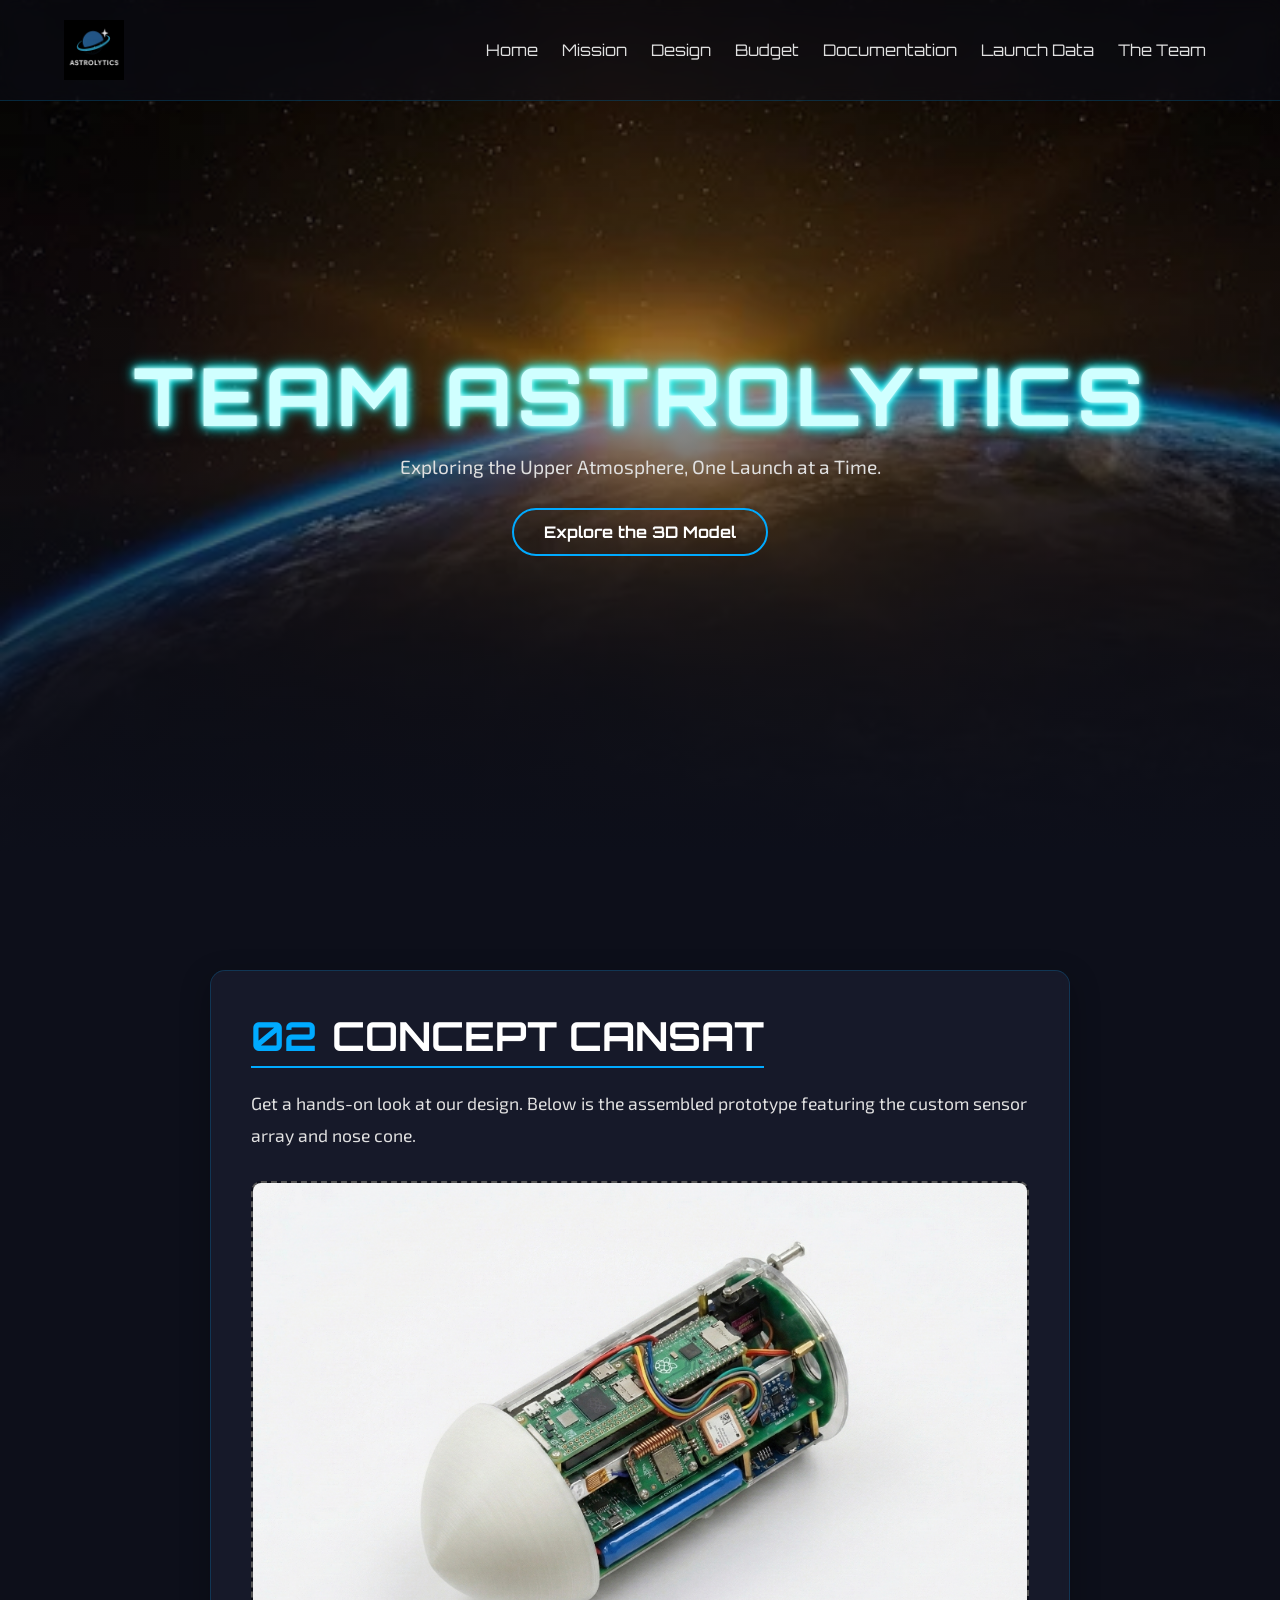
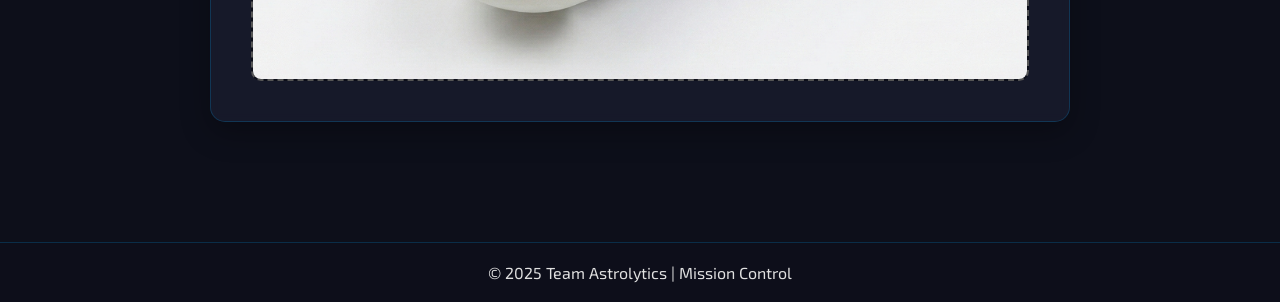
<file: wwwroot/index.html>
<!DOCTYPE html>
<html lang="en">
<head>
    <meta charset="UTF-8">
    <meta name="viewport" content="width=device-width, initial-scale=1.0">
    <title>Team Astrolytics | Mission Control</title> 
    
    <link rel="preconnect" href="https://fonts.googleapis.com">
    <link rel="preconnect" href="https://fonts.gstatic.com" crossorigin>
    <link href="https://fonts.googleapis.com/css2?family=Exo+2:wght@300;400&family=Orbitron:wght@400;700&display=swap" rel="stylesheet">
    
    <link rel="stylesheet" href="style.css">
    <link rel="stylesheet" href="https://developer.api.autodesk.com/modelderivative/v2/viewers/7.*/style.min.css" type="text/css">

    <style>
        .logo-image {
            height: 60px; 
            width: auto;
            vertical-align: middle;
            /* Add transition for hover effect */
            transition: all 0.3s ease-in-out;
        } 

        /* --- START OF HOVER EFFECTS --- */

        /* Define a "crazy shake" animation */
        @keyframes crazy-shake {
            0% { transform: translate(0, 0) rotate(0); }
            20% { transform: translate(-3px, 0px) rotate(-1deg); }
            40% { transform: translate(3px, 0px) rotate(1deg); }
            60% { transform: translate(-3px, 0px) rotate(0deg); }
            80% { transform: translate(3px, 0px) rotate(-1deg); }
            100% { transform: translate(0, 0) rotate(0); }
        }

        /* 1. Logo Hover */
        .logo-image:hover {
            transform: scale(1.1) rotate(-5deg);
            filter: drop-shadow(0 0 15px #00aaff) drop-shadow(0 0 5px #fff);
        }

        /* 2. Nav Links Hover */
        .main-nav a {
            color: var(--text-primary);
            text-decoration: none;
            margin: 0 10px;
            font-weight: 400;
            font-family: 'Orbitron', sans-serif;
            transition: all 0.3s ease-in-out;
        }
        
        .main-nav a:hover {
            color: #fff;
            transform: scale(1.15);
            text-shadow: 
                0 0 5px #fff,
                0 0 10px #fff,
                0 0 20px #00aaff,
                0 0 30px #00aaff;
        }

        /* 3. Hero Title (CYAN NEON EFFECT) */
        .hero-title {
            transition: all 0.3s ease-in-out;
            /* Base static cyan neon effect */
            color: #d0ffff; /* Light cyan base text */
            text-shadow: 
                0 0 5px #fff,
                0 0 10px #00ffff,
                0 0 15px #00ffff;
        }
        
        .hero-title:hover {
            /* Reduced "lightning" effect */
            color: #fff; /* Bright white "hot" core */
            text-shadow: 
                0 0 5px #fff,
                0 0 10px #fff,
                0 0 15px #fff,     /* Reduced white core */
                0 0 30px #00ffff, /* Reduced cyan aura */
                0 0 50px #00ffff; /* Reduced faintest glow */
        }
        
        /* 4. Hero Subtitle Hover (Crazy Shake) */
        .hero-subtitle {
             transition: all 0.3s ease-in-out;
        }
        .hero-subtitle:hover {
            color: #00ff00; /* Electric Green */
            animation: crazy-shake 0.5s cubic-bezier(.36,.07,.19,.97) both infinite;
        }

        /* 5. CTA Button Hover */
        .cta-button {
            transition: all 0.3s ease-in-out;
            /* Base shadow to transition from */
            box-shadow: 0 0 0 rgba(0, 170, 255, 0); 
        }
        .cta-button:hover {
            background-color: #00aaff;
            color: #000;
            transform: scale(1.1);
            box-shadow: 
                0 0 15px #00aaff,
                0 0 30px #00aaff,
                0 0 50px #fff;
        }

        /* 6. Section Title Hover */
        .content-section h2 {
            transition: all 0.3s ease-in-out;
        }
        .content-section h2:hover {
            color: #fff;
            transform: skewX(-15deg) scale(1.05);
            text-shadow: 
                0 0 10px #00fff2, /* Electric Green */
                0 0 20px #00e1ff;
        }
        
        /* 7. 3D Model Placeholder Hover */
        .spline-container {
             /* Assuming it has a base color/border in style.css */
            transition: all 0.3s ease-in-out;
            border: 2px dashed #555; /* Example base border */
            /* Center the image */
            display: flex;
            justify-content: center;
            align-items: center;
            overflow: hidden;
        }
        .spline-container:hover {
            transform: scale(1.02);
            border-color: #00eeff;
            box-shadow: 
                0 0 20px #00ffff,
                inset 0 0 20px #00f7ff; /* Inner glow */
        }

        /* 8. Footer Hover */
        .main-footer p {
            transition: all 0.3s ease-in-out;
        }
        .main-footer:hover p {
            color: #fff;
            text-shadow: 0 0 10px #fff, 0 0 15px #00aaff;
        }

        /* --- END OF HOVER EFFECTS --- */

    </style>
</head>
<body>
    <section>
        
    </section>

    <header class="main-header">
        <div class="logo">
            <img src="logo.png" alt="Team Astrolytics Logo" class="logo-image">
        </div>
        <nav class="main-nav">
    <a href="index.html">Home</a> 
    <a href="mission.html">Mission</a> 
    <a href="design.html">Design</a>
    <a href="budget.html">Budget</a> <a href="document.html">Documentation</a>
    <a href="data.html">Launch Data</a>
    <a href="team.html">The Team</a>
</nav>
    </header>

    <section class="hero-section">
        <div class="hero-content">
            <h1 class="hero-title">TEAM ASTROLYTICS</h1>
            <p class="hero-subtitle">Exploring the Upper Atmosphere, One Launch at a Time.</p>
            <a href="#model" class="cta-button">Explore the 3D Model</a>
        </div>
    </section>
    
    <main class="content-wrapper">
        
        <section id="model" class="content-section">
            <h2><span class="highlight">02</span>CONCEPT CANSAT</h2>
            <p>Get a hands-on look at our design. Below is the assembled prototype featuring the custom sensor array and nose cone.</p>
            <div class="spline-container">
                <img src="full-design.png" alt="Astrolytics CanSat Design with transparent casing" style="width: 100%; height: auto; display: block;">
            </div>
             </section>
    </main>

    <footer class="main-footer">
        <p>&copy; 2025 Team Astrolytics | Mission Control</p>
    </footer> 
    
</body>
</html>
</file>
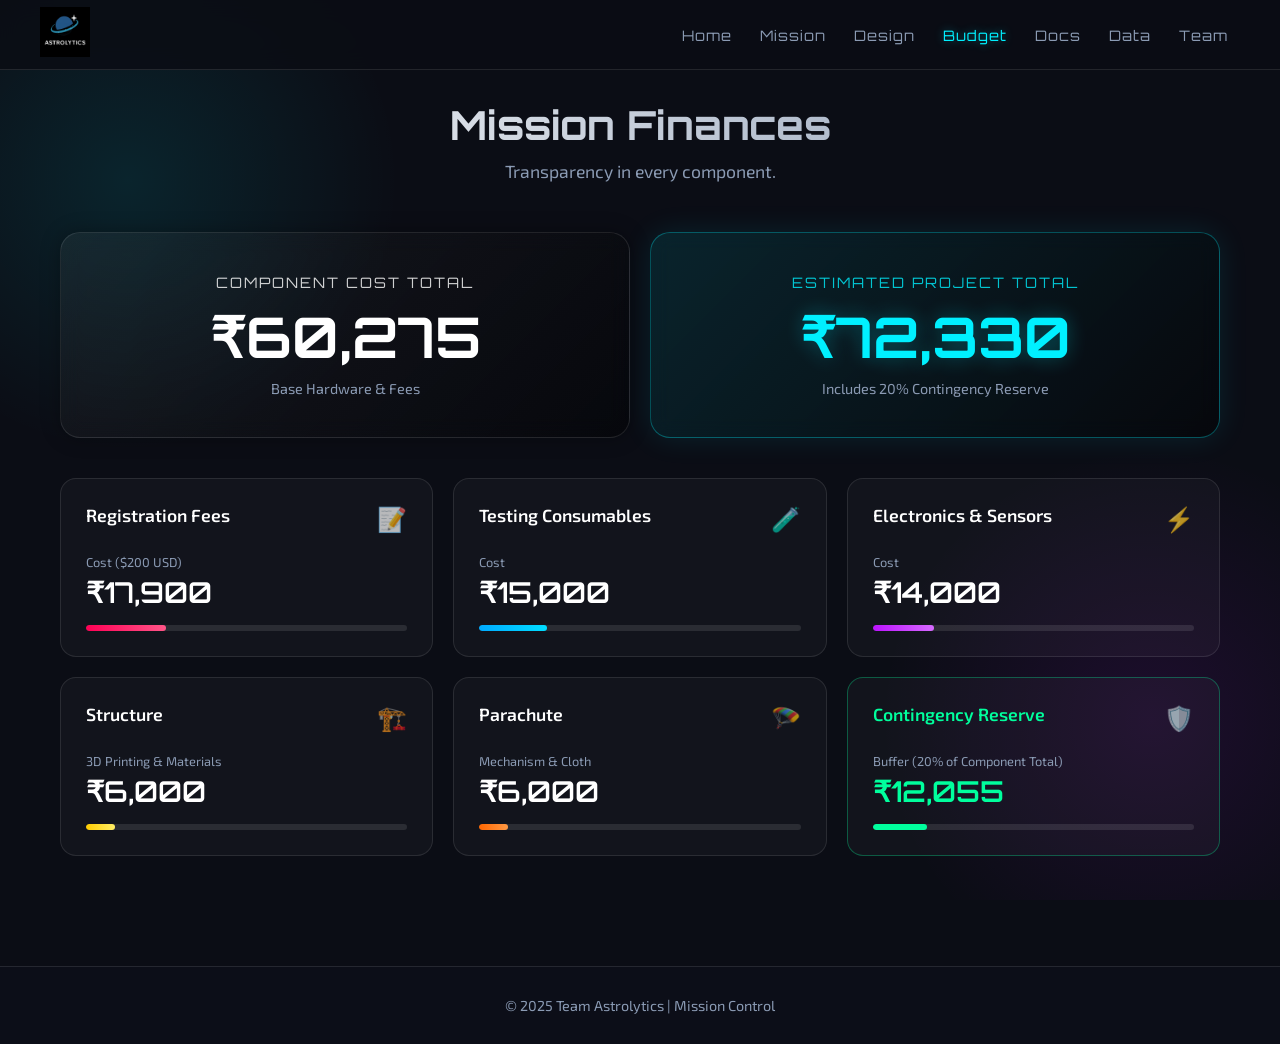
<file: wwwroot/budget.html>
<!DOCTYPE html>
<html lang="en">
<head>
    <meta charset="UTF-8">
    <meta name="viewport" content="width=device-width, initial-scale=1.0">
    <title>Team Astrolytics | Mission Budget</title> 
    
    <link rel="preconnect" href="https://fonts.googleapis.com">
    <link rel="preconnect" href="https://fonts.gstatic.com" crossorigin>
    <link href="https://fonts.googleapis.com/css2?family=Exo+2:wght@300;400;600&family=Orbitron:wght@400;700&display=swap" rel="stylesheet">
    
    <link rel="stylesheet" href="style.css">

    <style>
        /* --- CORE VARIABLES --- */
        :root {
            --bg-dark: #0b0d15;
            --glass-bg: rgba(255, 255, 255, 0.03);
            --glass-border: rgba(255, 255, 255, 0.1);
            --accent-blue: #00f0ff;
            --accent-green: #00ff9d;
            --accent-purple: #bc13fe;
            --text-main: #ffffff;
            --text-muted: #8b9bb4;
        }

        body {
            background-color: var(--bg-dark);
            background-image: 
                radial-gradient(circle at 10% 20%, rgba(0, 240, 255, 0.1) 0%, transparent 20%),
                radial-gradient(circle at 90% 80%, rgba(188, 19, 254, 0.1) 0%, transparent 20%);
            color: var(--text-main);
            font-family: 'Exo 2', sans-serif;
            margin: 0;
            min-height: 100vh;
        }

        /* --- NAVIGATION --- */
        .main-header {
            position: fixed; top: 0; left: 0; right: 0; height: 70px;
            background: rgba(11, 13, 21, 0.85);
            border-bottom: 1px solid var(--glass-border);
            display: flex; align-items: center; justify-content: space-between;
            padding: 0 40px; z-index: 1000; backdrop-filter: blur(12px);
        }
        .logo-image { height: 50px; width: auto; transition: 0.3s; }
        .logo-image:hover { transform: scale(1.05); }

        .main-nav a {
            color: var(--text-muted); text-decoration: none; margin: 0 12px;
            font-family: 'Orbitron', sans-serif; font-size: 0.9rem; letter-spacing: 1px;
            transition: 0.3s;
        }
        .main-nav a:hover, .main-nav a.active { color: var(--accent-blue); text-shadow: 0 0 10px rgba(0,240,255,0.4); }

        /* --- PAGE LAYOUT --- */
        .content-wrapper {
            margin-top: 100px;
            padding: 0 20px 60px 20px;
            max-width: 1200px;
            margin-left: auto;
            margin-right: auto;
        }

        .section-header {
            text-align: center;
            margin-bottom: 50px;
        }
        .section-header h2 {
            font-family: 'Orbitron', sans-serif;
            font-size: 2.5rem;
            margin: 0;
            background: linear-gradient(to right, #fff, #8b9bb4);
            -webkit-background-clip: text;
            -webkit-text-fill-color: transparent;
        }
        .section-header p {
            color: var(--text-muted);
            margin-top: 10px;
            font-size: 1.1rem;
        }

        /* --- SUMMARY SECTION (Top Row) --- */
        .summary-row {
            display: flex;
            gap: 20px;
            margin-bottom: 40px;
        }

        .total-card {
            flex: 1;
            background: linear-gradient(135deg, rgba(255, 255, 255, 0.05), rgba(0, 0, 0, 0.4));
            border: 1px solid var(--glass-border);
            border-radius: 20px;
            padding: 40px;
            text-align: center;
            position: relative;
            overflow: hidden;
            backdrop-filter: blur(10px);
            box-shadow: 0 0 20px rgba(0, 0, 0, 0.3);
            transition: transform 0.3s ease;
        }

        .total-card:hover { transform: translateY(-5px); }

        /* Specific styles for the "Grand Total" card to make it pop */
        .card-highlight {
            background: linear-gradient(135deg, rgba(0, 240, 255, 0.1), rgba(0, 0, 0, 0.4));
            border-color: rgba(0, 240, 255, 0.3);
            box-shadow: 0 0 30px rgba(0, 240, 255, 0.1);
        }

        .total-label { 
            font-family: 'Orbitron', sans-serif; 
            letter-spacing: 2px; 
            text-transform: uppercase; 
            font-size: 0.9rem; 
            margin-bottom: 10px; 
            display: block; 
            opacity: 0.8;
        }
        
        .total-amount { 
            font-family: 'Orbitron', sans-serif; 
            font-size: 3.5rem; 
            font-weight: 700; 
            color: #fff; 
            margin: 0; 
        }
        
        .total-sub { font-size: 0.9rem; color: var(--text-muted); margin-top: 8px; }

        /* Colors for the amounts */
        .c-blue { color: var(--accent-blue); text-shadow: 0 0 20px rgba(0,240,255,0.3); }
        .c-white { color: #fff; }


        /* --- EXPENSE GRID --- */
        .expense-grid {
            display: grid;
            grid-template-columns: repeat(auto-fit, minmax(300px, 1fr));
            gap: 20px;
        }

        .expense-card {
            background: var(--glass-bg);
            border: 1px solid var(--glass-border);
            border-radius: 16px;
            padding: 25px;
            transition: transform 0.3s ease, border-color 0.3s ease;
            position: relative;
            display: flex;
            flex-direction: column;
            justify-content: space-between;
        }

        .expense-card:hover {
            transform: translateY(-5px);
            border-color: rgba(255, 255, 255, 0.3);
            background: rgba(255, 255, 255, 0.05);
        }

        .card-top {
            display: flex;
            justify-content: space-between;
            align-items: flex-start;
            margin-bottom: 20px;
        }

        .category-name {
            font-size: 1.1rem;
            font-weight: 600;
            color: var(--text-main);
            margin: 0;
        }
        
        .category-icon { font-size: 1.5rem; opacity: 0.7; }

        .cost-wrapper { margin-bottom: 15px; }
        .cost-label { font-size: 0.8rem; color: var(--text-muted); display: block; margin-bottom: 4px; }
        .cost-value { font-family: 'Orbitron', sans-serif; font-size: 1.8rem; color: #fff; font-weight: 600; }

        /* Progress Bar inside Card */
        .progress-container {
            width: 100%;
            height: 6px;
            background: rgba(255, 255, 255, 0.1);
            border-radius: 3px;
            overflow: hidden;
        }
        
        .progress-bar {
            height: 100%;
            border-radius: 3px;
        }

        /* --- FOOTER --- */
        .main-footer {
            text-align: center;
            padding: 30px;
            border-top: 1px solid var(--glass-border);
            color: var(--text-muted);
            font-size: 0.9rem;
            margin-top: 40px;
        }

        /* Responsive */
        @media (max-width: 768px) {
            .summary-row { flex-direction: column; }
            .total-amount { font-size: 2.5rem; }
            .section-header h2 { font-size: 2rem; }
            
            /* Mobile Nav Fix */
            .main-nav { display: flex; flex-wrap: wrap; justify-content: center; position: static; height: auto; padding: 15px; background: transparent; border: none; }
            .main-header { height: auto; flex-direction: column; position: static; background: transparent; border: none; }
        }
    </style>
</head>
<body>

    <header class="main-header">
        <div class="logo">
            <img src="logo.png" alt="Logo" class="logo-image">
        </div>
        <nav class="main-nav">
            <a href="index.html">Home</a> 
            <a href="mission.html">Mission</a> 
            <a href="design.html">Design</a>
            <a href="budget.html" class="active">Budget</a>
            <a href="document.html">Docs</a>
            <a href="data.html">Data</a>
            <a href="team.html">Team</a>
        </nav>
    </header>

    <div class="content-wrapper">
        
        <div class="section-header">
            <h2>Mission Finances</h2>
            <p>Transparency in every component.</p>
        </div>

        <div class="summary-row">
            
            <div class="total-card">
                <span class="total-label" style="color: #fff;">Component Cost Total</span>
                <h1 class="total-amount c-white">₹60,275</h1>
                <p class="total-sub">Base Hardware & Fees</p>
            </div>

            <div class="total-card card-highlight">
                <span class="total-label" style="color: var(--accent-blue);">Estimated Project Total</span>
                <h1 class="total-amount c-blue">₹72,330</h1>
                <p class="total-sub">Includes 20% Contingency Reserve</p>
            </div>

        </div>

        <div class="expense-grid">
            
            <div class="expense-card">
                <div class="card-top">
                    <h3 class="category-name">Registration Fees</h3>
                    <span class="category-icon">📝</span>
                </div>
                <div class="cost-wrapper">
                    <span class="cost-label">Cost ($200 USD)</span>
                    <span class="cost-value">₹17,900</span>
                </div>
                <div class="progress-container">
                    <div class="progress-bar" style="width: 25%; background: linear-gradient(90deg, #ff0055, #ff5588);"></div>
                </div>
            </div>

            <div class="expense-card">
                <div class="card-top">
                    <h3 class="category-name">Testing Consumables</h3>
                    <span class="category-icon">🧪</span>
                </div>
                <div class="cost-wrapper">
                    <span class="cost-label">Cost</span>
                    <span class="cost-value">₹15,000</span>
                </div>
                <div class="progress-container">
                    <div class="progress-bar" style="width: 21%; background: linear-gradient(90deg, #00aaff, #00ddff);"></div>
                </div>
            </div>

            <div class="expense-card">
                <div class="card-top">
                    <h3 class="category-name">Electronics & Sensors</h3>
                    <span class="category-icon">⚡</span>
                </div>
                <div class="cost-wrapper">
                    <span class="cost-label">Cost</span>
                    <span class="cost-value">₹14,000</span>
                </div>
                <div class="progress-container">
                    <div class="progress-bar" style="width: 19%; background: linear-gradient(90deg, #bc13fe, #d66aff);"></div>
                </div>
            </div>

            <div class="expense-card">
                <div class="card-top">
                    <h3 class="category-name">Structure</h3>
                    <span class="category-icon">🏗️</span>
                </div>
                <div class="cost-wrapper">
                    <span class="cost-label">3D Printing & Materials</span>
                    <span class="cost-value">₹6,000</span>
                </div>
                <div class="progress-container">
                    <div class="progress-bar" style="width: 9%; background: linear-gradient(90deg, #ffcc00, #ffee66);"></div>
                </div>
            </div>

            <div class="expense-card">
                <div class="card-top">
                    <h3 class="category-name">Parachute</h3>
                    <span class="category-icon">🪂</span>
                </div>
                <div class="cost-wrapper">
                    <span class="cost-label">Mechanism & Cloth</span>
                    <span class="cost-value">₹6,000</span>
                </div>
                <div class="progress-container">
                    <div class="progress-bar" style="width: 9%; background: linear-gradient(90deg, #ff6600, #ff9944);"></div>
                </div>
            </div>

            <div class="expense-card" style="border-color: rgba(0,255,157,0.3);">
                <div class="card-top">
                    <h3 class="category-name" style="color: var(--accent-green);">Contingency Reserve</h3>
                    <span class="category-icon">🛡️</span>
                </div>
                <div class="cost-wrapper">
                    <span class="cost-label">Buffer (20% of Component Total)</span>
                    <span class="cost-value" style="color: var(--accent-green);">₹12,055</span>
                </div>
                <div class="progress-container">
                    <div class="progress-bar" style="width: 17%; background: var(--accent-green);"></div>
                </div>
            </div>

        </div>
    </div>

    <footer class="main-footer">
        <p>&copy; 2025 Team Astrolytics | Mission Control</p>
    </footer>

</body>
</html>
</file>
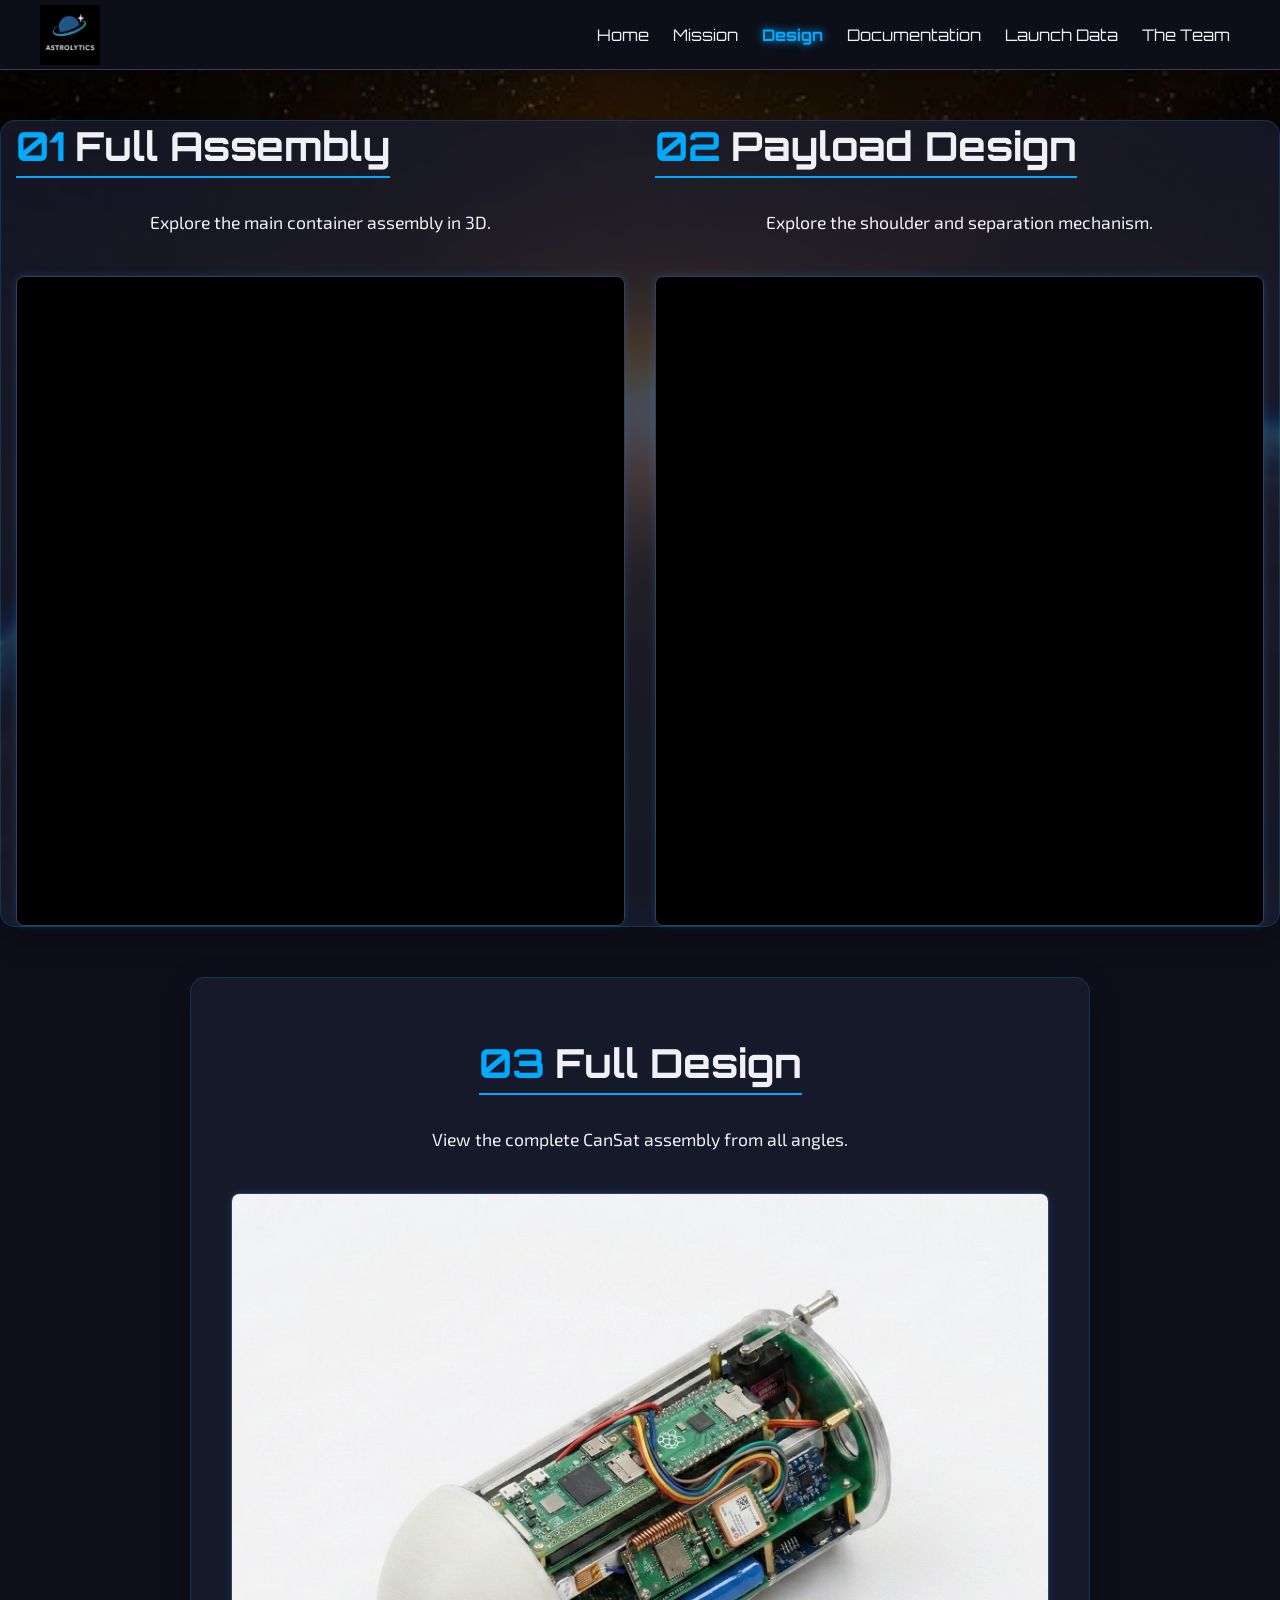
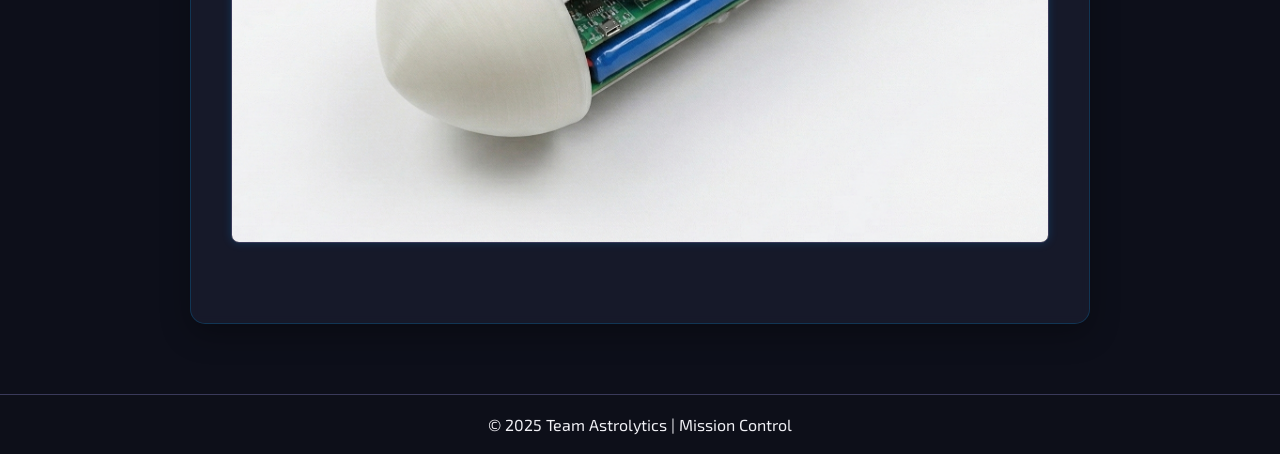
<file: wwwroot/design.html>
<!DOCTYPE html>
<html lang="en">
<head>
    <meta charset="UTF-8">
    <meta name="viewport" content="width=device-width, initial-scale=1.0">
    <title>Team Astrolytics | Design</title> 
    
    <link rel="preconnect" href="https://fonts.googleapis.com">
    <link rel="preconnect" href="https://fonts.gstatic.com" crossorigin>
    <link href="https://fonts.googleapis.com/css2?family=Exo+2:wght@300;400&family=Orbitron:wght@400;700&display=swap" rel="stylesheet">
    
    <link rel="stylesheet" href="style.css">

    <style>
        /* Define root variables if not in style.css, for consistency */
        :root {
            --bg-color: #0d0f1a;
            --card-border: #3a3a5a;
            --accent-primary: #00aaff;
            --text-primary: #f0f0f5;
        }

        /* General body styling for background/text (if not in style.css) */
        body {
            background-color: var(--bg-color);
            color: var(--text-primary);
        }

        /* --- Logo Styling --- */
        .logo-image {
            height: 60px; 
            width: auto;
            vertical-align: middle;
            transition: all 0.3s ease-in-out; /* Added transition */
        } 
        /* Added Logo Hover */
        .logo-image:hover {
            transform: scale(1.1) rotate(-5deg);
            filter: drop-shadow(0 0 15px #00aaff) drop-shadow(0 0 5px #fff);
        }

        /* --- Header Styling (if not in style.css) --- */
        .main-header {
            position: fixed;
            top: 0;
            left: 0;
            right: 0;
            height: 70px;
            background: rgba(13, 15, 26, 0.95);
            border-bottom: 1px solid var(--card-border);
            display: flex;
            align-items: center;
            justify-content: space-between;
            padding: 0 40px;
            z-index: 100;
            backdrop-filter: blur(10px);
        }

        /* --- Navigation Styling --- */
        .main-nav a {
            color: var(--text-primary); /* Use variable for consistency */
            text-decoration: none;
            margin: 0 10px; /* Standardized margin */
            font-weight: 400;
            font-family: 'Orbitron', sans-serif; /* Standardized font */
            transition: all 0.3s ease-in-out;
        }
        /* Added Nav Links Hover */
        .main-nav a:hover {
            color: #fff;
            transform: scale(1.15);
            text-shadow: 
                0 0 5px #fff,
                0 0 10px #fff,
                0 0 20px var(--accent-primary), /* Use variable */
                0 0 30px var(--accent-primary);
        }
        .main-nav a.active {
            color: var(--accent-primary); /* Highlight active link */
            font-weight: 700;
            text-shadow: 0 0 10px var(--accent-primary);
        }

        /* --- Content Section Title Styling --- */
        .content-section h2 {
            font-family: 'Orbitron', sans-serif;
            font-size: 2.5rem;
            color: var(--text-primary);
            text-align: center;
            margin-bottom: 30px;
            transition: all 0.3s ease-in-out; /* Added transition */
        }
        /* Added Section Title Hover */
        .content-section h2:hover {
            color: #fff;
            transform: skewX(-15deg) scale(1.05);
            text-shadow: 
                0 0 10px #00e1ff, /* Electric Green */
                0 0 20px #00ccff;
        }
        .content-section .highlight {
            color: var(--accent-primary);
            margin-right: 10px;
        }
        .content-section p {
            text-align: center;
            max-width: 800px;
            margin: 0 auto 40px auto;
            font-size: 1.1rem;
            line-height: 1.6;
        }


        .content-wrapper {
            margin-top: 100px;
            padding: 20px 0; /* Add some padding around the content */
        }

        /* --- STYLES FOR THE TOP TWO MODELS --- */
        #models {
            width: 100vw; 
            max-width: 100vw; 
            position: relative;
            left: 50%;
            transform: translateX(-50%);
            padding: 0; 
            box-sizing: border-box; 
            display: flex; /* Ensure flex for columns on desktop */
            justify-content: center; /* Center if content is narrower */
        }
        
        .two-column-layout {
            display: flex;
            flex-wrap: wrap; /* Allow wrapping on smaller screens */
            width: 100%; /* Take full width of parent */
            max-width: 1200px; /* Optional: max width for desktop layout */
        }

        .model-column-left,
        .model-column-right {
            flex: 1; 
            padding: 0 15px; 
            box-sizing: border-box; 
            min-width: 300px; /* Prevent columns from getting too small */
        }

        .cansat-viewer {
            width: 100%;
            height: 650px; 
            border-radius: 8px;
            overflow: hidden;
            border: 1px solid var(--card-border); /* Use variable for border */
            box-shadow: 0 0 10px rgba(0, 170, 255, 0.2); /* Subtle initial glow */
            transition: all 0.3s ease-in-out; /* Added transition for hover */
            
            /* Center image content if needed */
            display: flex;
            align-items: center;
            justify-content: center;
            background-color: #000; /* Dark background for images */
        }
        /* Added Cansat Viewer Hover */
        .cansat-viewer:hover {
            transform: scale(1.01); /* Slight zoom on hover */
            border-color: var(--accent-primary); /* Highlight border */
            box-shadow: 
                0 0 20px var(--accent-primary),
                inset 0 0 10px rgba(0, 170, 255, 0.5); /* Inner glow */
        }
        
        /* --- NEW: STYLES FOR THE BOTTOM MODEL --- */
        #bottom-model {
            text-align: center; /* Centers the h2 and p tags */
            padding-top: 60px; /* Adds space after the full-width section */
            max-width: 1200px; /* Match max-width of top section if desired */
            margin: 0 auto; /* Center the section itself */
            padding-bottom: 80px; /* Space before footer */
        }
        #bottom-model .cansat-viewer {
            max-width: 900px; /* Limit width of bottom viewer for aesthetic */
            margin: 0 auto; /* Center the bottom viewer */
        }

        /* --- Footer Styling --- */
        .main-footer {
            text-align: center;
            padding: 20px 40px;
            background-color: rgba(13, 15, 26, 0.95);
            border-top: 1px solid var(--card-border);
            color: var(--text-primary);
            position: relative;
            z-index: 10;
        }
        .main-footer p {
            margin: 0;
            transition: all 0.3s ease-in-out; /* Added transition */
        }
        /* Added Footer Hover */
        .main-footer:hover p {
            color: #fff;
            text-shadow: 0 0 10px #fff, 0 0 15px var(--accent-primary);
        }

        /* --- For small screens (mobile) --- */
        @media (max-width: 768px) {
            .main-header {
                padding: 0 20px;
            }
            .main-nav {
                display: flex;
                flex-wrap: wrap;
                justify-content: center;
                margin-top: 10px;
            }
            .main-nav a {
                margin: 5px 8px;
            }

            #models {
                width: auto;
                max-width: 100%;
                position: static;
                transform: none;
                padding: 0 15px; 
            }
            
            .two-column-layout {
                flex-direction: column; 
                gap: 30px; 
            }
            
            .model-column-left,
            .model-column-right {
                 padding: 0; 
            }
            
            /* This rule applies to ALL three viewers on mobile */
            .cansat-viewer {
                 height: 500px; 
            }

            .content-section h2 {
                font-size: 2rem;
            }
            .content-section p {
                font-size: 1rem;
            }
        }
        
    </style>
</head>
<body>

    <header class="main-header">
        <div class="logo">
            <img src="logo.png" alt="Team Astrolytics Logo" class="logo-image">
        </div>
        <nav class="main-nav">
            <a href="index.html">Home</a> 
            <a href="mission.html">Mission</a> 
            <a href="design.html" class="active">Design</a>
            <a href="document.html">Documentation</a> 
            <a href="data.html">Launch Data</a>
            <a href="team.html">The Team</a>
        </nav>
    </header>

    
    <main class="content-wrapper">
        
        <section id="models" class="content-section two-column-layout">
            
            <div class="model-column-left">
                <h2><span class="highlight">01</span>Full Assembly</h2>
                <p>Explore the main container assembly in 3D.</p>
                
                <div class="cansat-viewer">
                    <iframe 
                        src="https://gmail5700109.autodesk360.com/shares/public/SH28cd1QT2badd0ea72b9ab68642c7a03144?mode=embed"
                        width="100%" 
                        height="100%" 
                        allowfullscreen="true" 
                        frameborder="0">
                    </iframe>
                </div>
            </div>

            <div class="model-column-right">
                <h2><span class="highlight">02</span>Payload Design</h2>
                <p>Explore the shoulder and separation mechanism.</p>
                
                <div class="cansat-viewer">
                    <iframe 
                        src="https://gmail5700109.autodesk360.com/shares/public/SH28cd1QT2badd0ea72bbbbf891fc0d4d4f4?mode=embed"  
                        width="100%" 
                        height="100%" 
                        allowfullscreen="true" 
                        frameborder="0">
                    </iframe>
                </div>
            </div>
            
        </section>

        <section id="bottom-model" class="content-section">
            <h2><span class="highlight">03</span>Full Design</h2>
            <p>View the complete CanSat assembly from all angles.</p>

            <div class="cansat-viewer">
                <img src="full-design.png" alt="Full CanSat Design Assembly" style="width: 100%; height: 100%; object-fit: cover;">
            </div>
        </section>
        
         
    </main>

    <footer class="main-footer">
        <p>&copy; 2025 Team Astrolytics | Mission Control</p>
    </footer>

</body>
</html>
</file>
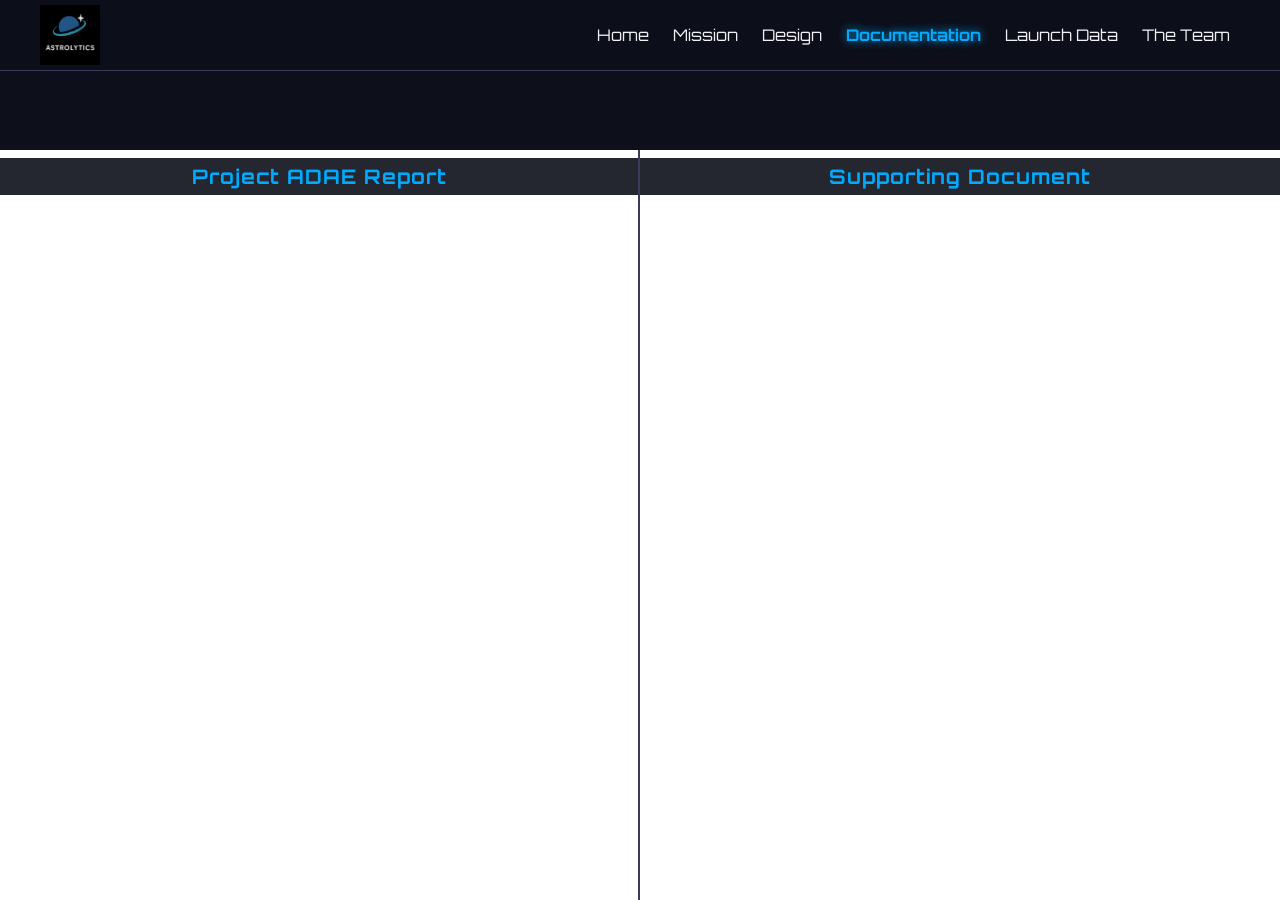
<file: wwwroot/document.html>
<!DOCTYPE html>
<html lang="en">
<head>
    <meta charset="UTF-8">
    <meta name="viewport" content="width=device-width, initial-scale=1.0">
    <title>Team Astrolytics | Documentation</title> 

    <link rel="preconnect" href="https://fonts.googleapis.com">
    <link rel="preconnect" href="https://fonts.gstatic.com" crossorigin>
    <link href="https://fonts.googleapis.com/css2?family=Exo+2:wght@300;400&family=Orbitron:wght@400;700&display=swap" rel="stylesheet">

    <style>
        :root {
            --bg-color: #0d0f1a;
            --card-border: #3a3a5a;
            --accent-primary: #00aaff;
            --text-primary: #f0f0f5;
        }

        html, body {
            margin: 0;
            padding: 0;
            height: 100%;
            width: 100%;
            background-color: var(--bg-color);
            font-family: 'Exo 2', sans-serif;
            color: var(--text-primary);
            overflow: hidden; /* prevent scroll */
        }

        /* ---- HEADER ---- */
        .main-header {
            position: fixed;
            top: 0;
            left: 0;
            right: 0;
            height: 70px;
            background: rgba(13, 15, 26, 0.95);
            border-bottom: 1px solid var(--card-border);
            display: flex;
            align-items: center;
            justify-content: space-between;
            padding: 0 40px;
            z-index: 100;
            backdrop-filter: blur(10px);
            transition: height 0.3s ease-in-out; 
        }

        .logo-image {
            height: 60px; 
            width: auto;
            vertical-align: middle; 
            transition: all 0.3s ease-in-out; 
        }

        .logo-image:hover {
            transform: scale(1.1) rotate(-5deg);
            filter: drop-shadow(0 0 15px #00aaff) drop-shadow(0 0 5px #fff);
        }

        .main-nav a {
            color: var(--text-primary);
            text-decoration: none;
            margin: 0 10px;
            font-weight: 400;
            font-family: 'Orbitron', sans-serif;
            transition: all 0.3s ease-in-out; 
        }

        .main-nav a:hover {
            color: #fff;
            transform: scale(1.15);
            text-shadow: 
                0 0 5px #fff,
                0 0 10px #fff,
                0 0 20px #00aaff,
                0 0 30px #00aaff;
        }
        
        .main-nav a.active {
            color: var(--accent-primary);
            font-weight: 700;
            text-shadow: 0 0 10px var(--accent-primary);
        }

        /* ---- FULLSCREEN PDF VIEW AREA ---- */
        .pdf-area {
            position: fixed;
            /* === UPDATED FOR 80px GAP (70px header + 80px gap) === */
            top: 150px;          
            bottom: 0;
            left: 0;
            right: 0;
            display: grid;
            grid-template-columns: 1fr 1fr; 
            width: 100vw;
            /* === UPDATED HEIGHT CALCULATION === */
            height: calc(100vh - 150px);
            transition: top 0.3s ease-in-out, height 0.3s ease-in-out; /* Smooth responsive */
        }

        .pdf-side {
            display: flex;
            flex-direction: column;
            height: 100%;
            background-color: #fff;
        }

        .pdf-side h3 {
            text-align: center;
            font-family: 'Orbitron', sans-serif;
            color: var(--accent-primary);
            margin: 8px 0;
            font-size: 20px;
            letter-spacing: 1px;
            background-color: rgba(13, 15, 26, 0.9);
            padding: 6px 0;
        }

        .pdf-viewer {
            flex: 1;
            width: 100%;
            height: 100%;
            border: none;
            background: #fff;
        }

        .left-side {
            border-right: 2px solid var(--card-border);
        }

        /* ---- FOOTER ---- */
        .main-footer {
            display: none; /* hide footer for fullscreen effect */
        }

        /* ---- RESPONSIVE (mobile view) ---- */
        @media (max-width: 900px) {
            .main-header {
                height: auto; /* Let header grow */
                flex-direction: column;
                align-items: center;
                padding: 10px 20px;
            }
            .main-nav {
                margin-top: 10px;
                display: flex;
                flex-wrap: wrap;
                justify-content: center;
            }
            .main-nav a {
                margin: 5px 8px;
            }

            .pdf-area {
                /* === UPDATED FOR 80px GAP (approx 130px header + 80px gap) === */
                top: 210px; 
                height: calc(100vh - 210px);
                grid-template-columns: 1fr;
                grid-template-rows: 1fr 1fr;
            }
            .left-side {
                border-right: none;
                border-bottom: 2px solid var(--card-border);
            }
        }
    </style>
</head>
<body>

    <header class="main-header">
        <div class="logo">
            <img src="logo.png" alt="Team Astrolytics Logo" class="logo-image">
        </div>
        <nav class="main-nav">
            <a href="index.html">Home</a> 
            <a href="mission.html">Mission</a> 
            <a href="design.html">Design</a>
            <a href="document.html" class="active">Documentation</a> 
            <a href="data.html">Launch Data</a>
            <a href="team.html">The Team</a>
        </nav>
    </header>

    <main>
        <div class="pdf-area">
            <div class="pdf-side left-side">
                <h3>Project ADAE Report</h3>
                <iframe class="pdf-viewer" src="can-sat1.pdf" allowfullscreen></iframe>
            </div>

            <div class="pdf-side right-side">
                <h3>Supporting Document</h3>
                <iframe class="pdf-viewer" src="can-sat.pdf" allowfullscreen></iframe>
            </div>
        </div>
    </main>

    <footer class="main-footer">
        <p>&copy; 2025 Team Astrolytics | Mission Control</p>
    </footer>

</body>
</html>
</file>
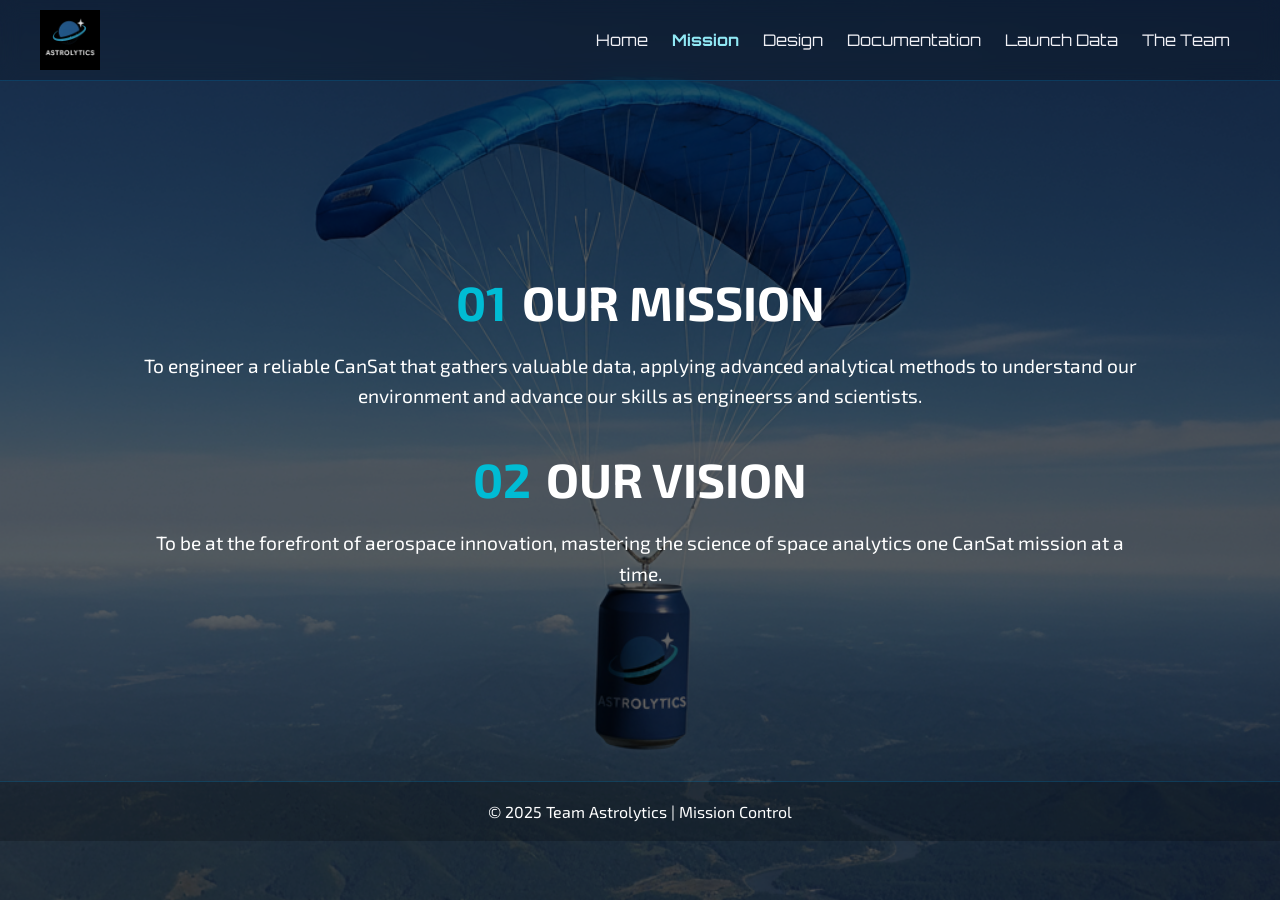
<file: wwwroot/mission.html>
<!DOCTYPE html>
<html lang="en">
<head>
    <meta charset="UTF-8">
    <meta name="viewport" content="width=device-width, initial-scale=1.0">
    <title>Our Mission | Team Astrolytics</title> 
    
    <link rel="preconnect" href="https://fonts.googleapis.com">
    <link rel="preconnect" href="https://fonts.gstatic.com" crossorigin>
    <link href="https://fonts.googleapis.com/css2?family=Exo+2:wght@300;400&family=Orbitron:wght@400;700&display=swap" rel="stylesheet">
    
    <link rel="stylesheet" href="style.css">

    <style>
        /* --- 1. NEW "FUN" KEYFRAME ANIMATION --- */
        @keyframes fun-pan {
            0% {
                transform: scale(1.1) translate(0, 0) rotate(0deg);
                filter: brightness(0.7) contrast(1.1);
            }
            25% {
                /* Zooms in, moves right/down, rotates slightly */
                transform: scale(1.15) translate(5px, 5px) rotate(0.5deg);
                filter: brightness(0.8) contrast(1.1);
            }
            50% {
                /* Zooms out, moves left/down, straightens */
                transform: scale(1.1) translate(-5px, 5px) rotate(0deg);
                filter: brightness(0.7) contrast(1.1);
            }
            75% {
                /* Zooms in, moves left/up, rotates other way */
                transform: scale(1.15) translate(-5px, -5px) rotate(-0.5deg);
                filter: brightness(0.8) contrast(1.1);
            }
            100% {
                /* Returns to start for a smooth loop */
                transform: scale(1.1) translate(0, 0) rotate(0deg);
                filter: brightness(0.7) contrast(1.1);
            }
        }

        /* --- Page Reset --- */
        body, html {
            margin: 0;
            padding: 0;
            height: 100%;
            font-family: 'Exo 2', sans-serif; 
        }

        /* --- Full Page Background & Effects --- */
        .mission-background-container {
            position: fixed; 
            top: 0;
            left: 0;
            width: 100%;
            height: 100%;
            background: url('mission.png') no-repeat center center/cover; 
            
            /* --- 2. APPLIED NEW ANIMATION --- */
            /* Filter is now inside the keyframes */
            animation: fun-pan 20s ease-in-out infinite; /* Removed 'alternate' for a smooth loop */
            
            z-index: -2; 
        }

        .mission-overlay {
            position: fixed; 
            top: 0;
            left: 0;
            width: 100%;
            height: 100%;
            background-color: rgba(0, 0, 0, 0.6); /* Dark layer */
            z-index: -1; 
        }


        /* --- Content Styling --- */
        
        .main-header, main, .main-footer {
            position: relative; 
            z-index: 2;
            color: #fff; 
            margin: 0;
        }

        .main-header, .main-footer {
            display: flex;
            justify-content: space-between;
            align-items: center;
            padding: 10px 40px; 
            background-color: rgba(0, 0, 0, 0.2); 
        }

        .logo-image {
            height: 60px; 
            width: auto;
            vertical-align: middle;
            transition: all 0.3s ease-in-out; 
        }

        .logo-image:hover {
            transform: scale(1.1) rotate(-5deg);
            filter: drop-shadow(0 0 15px #00aaff) drop-shadow(0 0 5px #fff);
        }

        .main-nav a {
            color: #f0f0f5; 
            text-decoration: none;
            margin: 0 10px; 
            font-weight: 400;
            font-family: 'Orbitron', sans-serif; 
            transition: all 0.3s ease-in-out; 
        }
        
        .main-nav a:hover {
            color: #fff;
            transform: scale(1.15);
            text-shadow: 
                0 0 5px #fff,
                0 0 10px #fff,
                0 0 20px #00aaff,
                0 0 30px #00aaff;
        }

        .main-nav a.active {
            color: #91e9f5; 
            font-weight: bold;
        }

        .mission-hero {
            min-height: calc(100vh - 200px); 
            display: flex;
            justify-content: center;
            align-items: center;
            text-align: center;
            padding: 20px;
        }

        .mission-hero h2 {
            font-size: 3rem; 
            margin-bottom: 20px;
            transition: all 0.3s ease-in-out;
        }
        
        .mission-hero h2:hover {
            color: #fff;
            transform: skewX(-15deg) scale(1.05);
            text-shadow: 
                0 0 10px #ff0095, /* Electric Green */
                0 0 20px #df36b4;
        }

        .mission-hero .highlight {
             color: #00bcd4;
        }

        .mission-hero p {
            font-size: 1.2rem;
            max-width: 1000px; 
            line-height: 1.6;
        }

        .mission-hero h3 {
            font-size: 2.2rem; 
            margin-bottom: 20px;
            margin-top: 40px; 
        }

        .main-footer {
            display: block; 
            text-align: center;
            padding: 20px;
        }

    </style>
</head>
<body>

    <div class="mission-background-container"></div>
    <div class="mission-overlay"></div>

    <header class="main-header">
        <div class="logo">
            <a href="index.html">
                <img src="logo.png" alt="Team Astrolytics Logo" class="logo-image">
            </a>
        </div>
        <nav class="main-nav">
            <a href="index.html">Home</a>
            <a href="mission.html" class="active">Mission</a> 
            <a href="design.html">Design</a>
            <a href="document.html">Documentation</a>
            <a href="data.html">Launch Data</a>
            <a href="team.html">The Team</a>
        </nav>
    </header>

    <main>
        <section class="mission-hero">
            <div class="mission-content-wrapper">
                <h2><span class="highlight">01</span>OUR MISSION</h2>
                <p>To engineer a reliable CanSat that gathers valuable data, applying advanced analytical methods to understand our environment and advance our skills as engineerss and scientists.</p>
<br><br>
                <h2><span class="highlight">02</span>OUR VISION</h2>
                <p>To be at the forefront of aerospace innovation, mastering the science of space analytics one CanSat mission at a time.</p>
                </div>
        </section>
    </main>

    <footer class="main-footer">
        <p>&copy; 2025 Team Astrolytics | Mission Control</p>
    </footer>

</body>
</html>
</file>
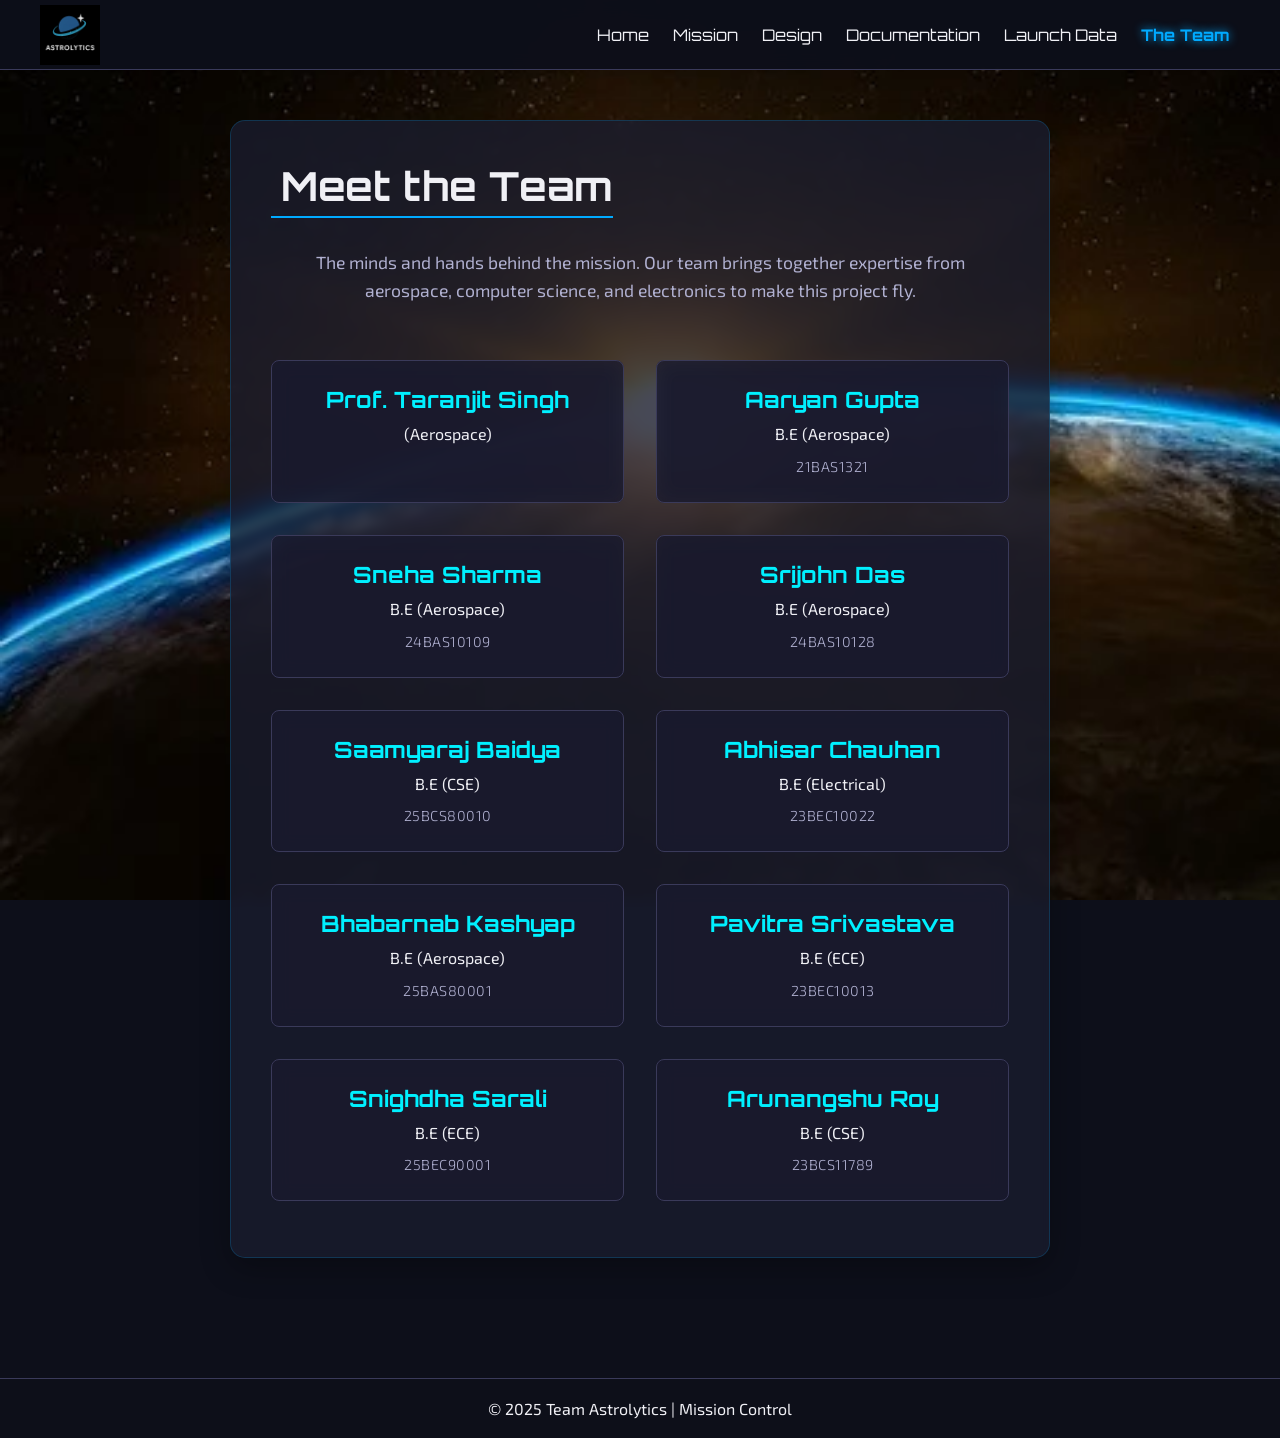
<file: wwwroot/team.html>
<!DOCTYPE html>
<html lang="en">
<head>
    <meta charset="UTF-8">
    <meta name="viewport" content="width=device-width, initial-scale=1.0">
    <title>Team Astrolytics | The Team</title> 
    
    <link rel="preconnect" href="https://fonts.googleapis.com">
    <link rel="preconnect" href="https://fonts.gstatic.com" crossorigin>
    <link href="https://fonts.googleapis.com/css2?family=Exo+2:wght@300;400&family=Orbitron:wght@400;700&display=swap" rel="stylesheet">
    
    <link rel="stylesheet" href="style.css">

    <style>
        /* --- Color Variables (from your dashboard/theme) --- */
        :root {
            /* Using a dark, space-themed background color */
            --bg-color: #0d0f1a; 
            
            /* Semi-transparent card background to show the background image */
            --card-bg: rgba(26, 26, 46, 0.7); 
            
            --card-border: #3a3a5a;
            --text-primary: #f0f0f5;
            --text-secondary: #b0b0d0;
            --accent-primary: #00aaff;  /* Electric Blue */
            --accent-secondary: #00f0ff; /* Cyan */
        }
        
        /* Assuming 'style.css' defines the dark body background */
        body { 
            background-color: var(--bg-color); 
            color: var(--text-primary);
        } 

        /* --- Header & Nav Styling --- */
        .main-header {
            position: fixed;
            top: 0;
            left: 0;
            right: 0;
            height: 70px;
            background: rgba(13, 15, 26, 0.95);
            border-bottom: 1px solid var(--card-border);
            display: flex;
            align-items: center;
            justify-content: space-between;
            padding: 0 40px;
            z-index: 100;
            backdrop-filter: blur(10px);
        }

        .logo-image {
            height: 60px; 
            width: auto;
            vertical-align: middle;
            transition: all 0.3s ease-in-out; /* Added transition */
        } 
        /* Added Logo Hover */
        .logo-image:hover {
            transform: scale(1.1) rotate(-5deg);
            filter: drop-shadow(0 0 15px var(--accent-primary)) drop-shadow(0 0 5px #fff);
        }

        /* Added Standard Nav Styles */
        .main-nav a {
            color: var(--text-primary);
            text-decoration: none;
            margin: 0 10px;
            font-weight: 400;
            font-family: 'Orbitron', sans-serif;
            transition: all 0.3s ease-in-out;
        }
        /* Added Nav Hover */
        .main-nav a:hover {
            color: #fff;
            transform: scale(1.15);
            text-shadow: 
                0 0 5px #fff,
                0 0 10px #fff,
                0 0 20px var(--accent-primary),
                0 0 30px var(--accent-primary);
        }
        .main-nav a.active {
            color: var(--accent-primary);
            font-weight: 700;
            text-shadow: 0 0 10px var(--accent-primary);
        }


        .content-wrapper {
             margin-top: 100px;
             /* Ensure content stacks on top of the slideshow */
             position: relative;
             z-index: 2;
             padding: 20px 40px; /* Added padding */
        }

        /* --- Section Title Styling --- */
        .content-section h2 {
            font-family: 'Orbitron', sans-serif;
            font-size: 2.5rem;
            color: var(--text-primary);
            text-align: center;
            margin-bottom: 30px;
            transition: all 0.3s ease-in-out; /* Added transition */
        }
        .content-section .highlight {
            color: var(--accent-primary);
            margin-right: 10px;
        }
        .content-section p {
            text-align: center;
            max-width: 800px;
            margin: 0 auto 40px auto;
            font-size: 1.1rem;
            line-height: 1.6;
            color: var(--text-secondary); /* Softer text color for paragraph */
        }
        
        /* --- ADDED H2 HOVER EFFECT --- */
        .content-section h2:hover {
            color: #fff;
            transform: skewX(-15deg) scale(1.05);
            text-shadow: 
                0 0 10px #001aff, /* Electric Green */
                0 0 20px #0004ff;
        }

        /* --- Team Grid Styling --- */
        .team-grid {
            display: grid;
            grid-template-columns: repeat(auto-fit, minmax(280px, 1fr));
            gap: 2rem;
            padding: 1rem 0; /* Add some padding above/below the grid */
            max-width: 1200px; /* Constrain max width */
            margin: 0 auto; /* Center the grid */
        }

        /* --- Team Card Styling --- */
        .team-card {
            background-color: var(--card-bg);
            border: 1px solid var(--card-border);
            border-radius: 8px;
            padding: 1.5rem;
            text-align: center;
            
            /* Add backdrop-filter for a "frosted glass" look */
            backdrop-filter: blur(10px);
            -webkit-backdrop-filter: blur(10px);
            
            /* Transition for the hover effect */
            transition: all 0.3s cubic-bezier(0.25, 0.8, 0.25, 1);
        }

        .team-card h3 {
            color: var(--accent-secondary); /* Cyan color */
            font-family: 'Orbitron', sans-serif;
            font-size: 1.4rem;
            margin-top: 0;
            margin-bottom: 0.5rem;
        }

        .team-card .discipline {
            color: var(--text-primary);
            font-family: 'Exo 2', sans-serif;
            font-weight: 400;
            margin: 0.5rem 0;
            font-size: 1rem;
        }

        .team-card .uid {
            color: var(--text-secondary); /* Lighter gray */
            font-family: 'Exo 2', sans-serif;
            font-size: 0.9rem;
            font-weight: 300;
            letter-spacing: 0.5px;
            margin-top: 0.5rem;
            margin-bottom: 0;
        }
        
        /* --- SPECIAL HOVER EFFECT --- */
        .team-card:hover {
            /* Make the card "float" up and get slightly bigger */
            transform: translateY(-10px) scale(1.03);
            
            /* Add the "electric blue" glow */
            border-color: var(--accent-primary);
            box-shadow: 0 0 15px var(--accent-primary), 
                        0 0 30px rgba(0, 170, 255, 0.5);
        }

        /* --- Footer Styling --- */
        .main-footer {
            text-align: center;
            padding: 20px 40px;
            background-color: rgba(13, 15, 26, 0.95);
            border-top: 1px solid var(--card-border);
            color: var(--text-primary);
            position: relative;
            z-index: 10;
        }
        /* Added Footer Text Transition */
        .main-footer p {
            margin: 0;
            transition: all 0.3s ease-in-out; 
        }
        /* Added Footer Hover */
        .main-footer:hover p {
            color: #fff;
            text-shadow: 0 0 10px #fff, 0 0 15px var(--accent-primary);
        }

    </style>
</head>
<body>

    <div class="slideshow-js"></div> 

    <header class="main-header">
        <div class="logo">
            <img src="logo.png" alt="Team Astrolytics Logo" class="logo-image">
        </div>
        <nav class="main-nav">
            <a href="index.html">Home</a> 
            <a href="mission.html">Mission</a> 
            <a href="design.html">Design</a>
            <a href="document.html">Documentation</a> 
            <a href="data.html">Launch Data</a>
            <a href="team.html" class="active">The Team</a> </nav>
    </header>

    
    <main class="content-wrapper">
        
        <section id="team-list" class="content-section">
            <h2><span class="highlight"></span>Meet the Team</h2>
            <p>The minds and hands behind the mission. Our team brings together expertise from aerospace, computer science, and electronics to make this project fly.</p>
            
            <div class="team-grid">
                
                <div class="team-card">
                    <h3>Prof. Taranjit Singh </h3>
                    <p class="discipline"> (Aerospace)</p>
                    <p class="uid"></p>
                </div>

                <div class="team-card">
                    <h3>Aaryan Gupta </h3>
                    <p class="discipline">B.E (Aerospace)</p>
                    <p class="uid">21BAS1321</p>
                </div>

                <div class="team-card">
                    <h3>Sneha Sharma </h3>
                    <p class="discipline">B.E (Aerospace)</p>
                    <p class="uid">24BAS10109</p>
                </div>

                <div class="team-card">
                    <h3>Srijohn Das</h3>
                    <p class="discipline">B.E (Aerospace)</p>
                    <p class="uid">24BAS10128</p>
                </div>
                
                <div class="team-card">
                    <h3>Saamyaraj Baidya</h3>
                    <p class="discipline">B.E (CSE)</p>
                    <p class="uid">25BCS80010</p>
                </div>

                <div class="team-card">
                    <h3>Abhisar Chauhan </h3>
                    <p class="discipline">B.E (Electrical)</p>
                    <p class="uid">23BEC10022</p>
                </div>

                <div class="team-card">
                    <h3>Bhabarnab Kashyap </h3>
                    <p class="discipline">B.E (Aerospace)</p>
                    <p class="uid">25BAS80001</p>
                </div>
                
                <div class="team-card">
                    <h3>Pavitra Srivastava</h3>
                    <p class="discipline">B.E (ECE)</p>
                    <p class="uid">23BEC10013</p>
                </div>

                <div class="team-card">
                    <h3>Snighdha Sarali</h3>
                    <p class="discipline">B.E (ECE)</p>
                    <p class="uid">25BEC90001</p>
                </div>

                <div class="team-card">
                    <h3>Arunangshu Roy</h3>
                    <p class="discipline">B.E (CSE)</p>
                    <p class="uid">23BCS11789</p>
                </div>


            </div>
        </section>
        
    </main>

    <footer class="main-footer">
        <p>&copy; 2025 Team Astrolytics | Mission Control</p>
    </footer>

</body>
</html>
</file>
<file: wwwroot/style.css>
/* ---- GLOBAL STYLES & VARIABLES ---- */
:root {
    --primary-color: #0d0f1a; /* Deep space blue */
    --secondary-color: #1a1c2d;
    --accent-color: #00aaff; /* Bright cyan accent */
    --glow-color: rgba(0, 170, 255, 0.5);
    --text-color: #e0e0e0; /* Light grey text */
    --title-font: 'Orbitron', sans-serif;
    --body-font: 'Exo 2', sans-serif;
}

* {
    margin: 0;
    padding: 0;
    box-sizing: border-box;
}

html {
    scroll-behavior: smooth;
}

body {
    font-family: var(--body-font);
    background-color: var(--primary-color);
    background-image: url('background1.jpg'); /* Your starry background */
    background-size: cover;
    background-attachment: fixed;
    color: var(--text-color);
    overflow-x: hidden;
}

/* ---- HEADER & NAVIGATION ---- */
.main-header {
    position: fixed;
    top: 0;
    left: 0;
    width: 100%;
    display: flex;
    justify-content: space-between;
    align-items: center;
    padding: 20px 5%;
    z-index: 100;
    background: rgba(13, 15, 26, 0.5); /* Semi-transparent */
    backdrop-filter: blur(10px);
    border-bottom: 1px solid rgba(0, 170, 255, 0.2);
}

.logo {
    font-family: var(--title-font);
    font-size: 1.5rem;
    font-weight: 700;
    color: #fff;
    text-shadow: 0 0 10px var(--glow-color);
}

.main-nav a {
    color: var(--text-color);
    text-decoration: none;
    margin: 0 15px;
    font-weight: 400;
    transition: all 0.3s ease;
}

.main-nav a:hover {
    color: var(--accent-color);
    text-shadow: 0 0 5px var(--glow-color);
}

/* ---- HERO SECTION ---- */
.hero-section {
    display: flex;
    justify-content: center;
    align-items: center;
    text-align: center;
    height: 100vh;
    padding: 0 5%;
    position: relative;
    background: linear-gradient(to bottom, rgba(13, 15, 26, 0) 0%, var(--primary-color) 95%);
}

.hero-title {
    font-family: var(--title-font);
    font-size: 5rem;
    font-weight: 700;
    color: #fff;
    letter-spacing: 5px;
    text-shadow: 0 0 15px var(--glow-color), 0 0 25px var(--glow-color);
    animation: fadeInDown 1.5s ease-out;
}

.hero-subtitle {
    font-size: 1.2rem;
    margin-top: 10px;
    color: var(--text-color);
    max-width: 600px;
    margin-left: auto;
    margin-right: auto;
    animation: fadeInUp 1.5s ease-out;
}

/* ---- CALL TO ACTION BUTTON ---- */
.cta-button {
    display: inline-block;
    margin-top: 30px;
    padding: 12px 30px;
    border: 2px solid var(--accent-color);
    border-radius: 50px;
    color: #fff;
    background-color: transparent;
    text-decoration: none;
    font-weight: bold;
    font-family: var(--title-font);
    transition: all 0.3s ease;
    box-shadow: 0 0 15px var(--glow-color);
    animation: fadeInUp 1.8s ease-out;
}

.cta-button:hover {
    background-color: var(--accent-color);
    box-shadow: 0 0 25px var(--glow-color), 0 0 35px var(--glow-color);
    transform: translateY(-3px);
}

/* ---- CONTENT SECTIONS ---- */
.content-wrapper {
    max-width: 900px;
    margin: 50px auto;
    padding: 20px;
}

.content-section {
    background: rgba(26, 28, 45, 0.8);
    backdrop-filter: blur(5px);
    padding: 40px;
    margin-bottom: 50px;
    border-radius: 15px;
    border: 1px solid rgba(0, 170, 255, 0.2);
    box-shadow: 0 10px 30px rgba(0, 0, 0, 0.3);
}

.content-section h2 {
    font-family: var(--title-font);
    font-size: 2.5rem;
    margin-bottom: 20px;
    color: #fff;
    border-bottom: 2px solid var(--accent-color);
    display: inline-block;
    padding-bottom: 5px;
}

.content-section p {
    font-size: 1.1rem;
    line-height: 1.8;
}

.highlight {
    color: var(--accent-color);
    margin-right: 15px;
}

/* ---- 3D MODEL CONTAINER ---- */
.spline-container {
    width: 100%;
    height: 500px; 
    margin-top: 30px;
    border-radius: 10px;
    overflow: hidden; 
    background-color: var(--primary-color);
    border: 1px solid rgba(0, 170, 255, 0.3);
}

/* ---- 3D MODEL CONTAINER ---- */
#my-cansat-viewer {
    width: 100%;
    height: 500px; /* This height is perfect! */
    margin-top: 30px;
    border-radius: 20px;
    overflow: hidden; 
    background-color: var(--primary-color);
    border: 1px solid rgba(0, 10, 15, 0.3);
    
    /* ADD THIS LINE: It's required by the viewer */
    position: relative; 
}

/* ---- FOOTER ---- */
.main-footer {
    text-align: center;
    padding: 20px;
    border-top: 1px solid rgba(0, 170, 255, 0.2);
    background: rgba(13, 15, 26, 0.7);
}

/* ---- ANIMATIONS ---- */
@keyframes fadeInDown {
    from {
        opacity: 0;
        transform: translateY(-30px);
    }
    to {
        opacity: 1;
        transform: translateY(0);
    }
}

@keyframes fadeInUp {
    from {
        opacity: 0;
        transform: translateY(30px);
    }
    to {
        opacity: 1;
        transform: translateY(0);
    }



    
}
</file>
